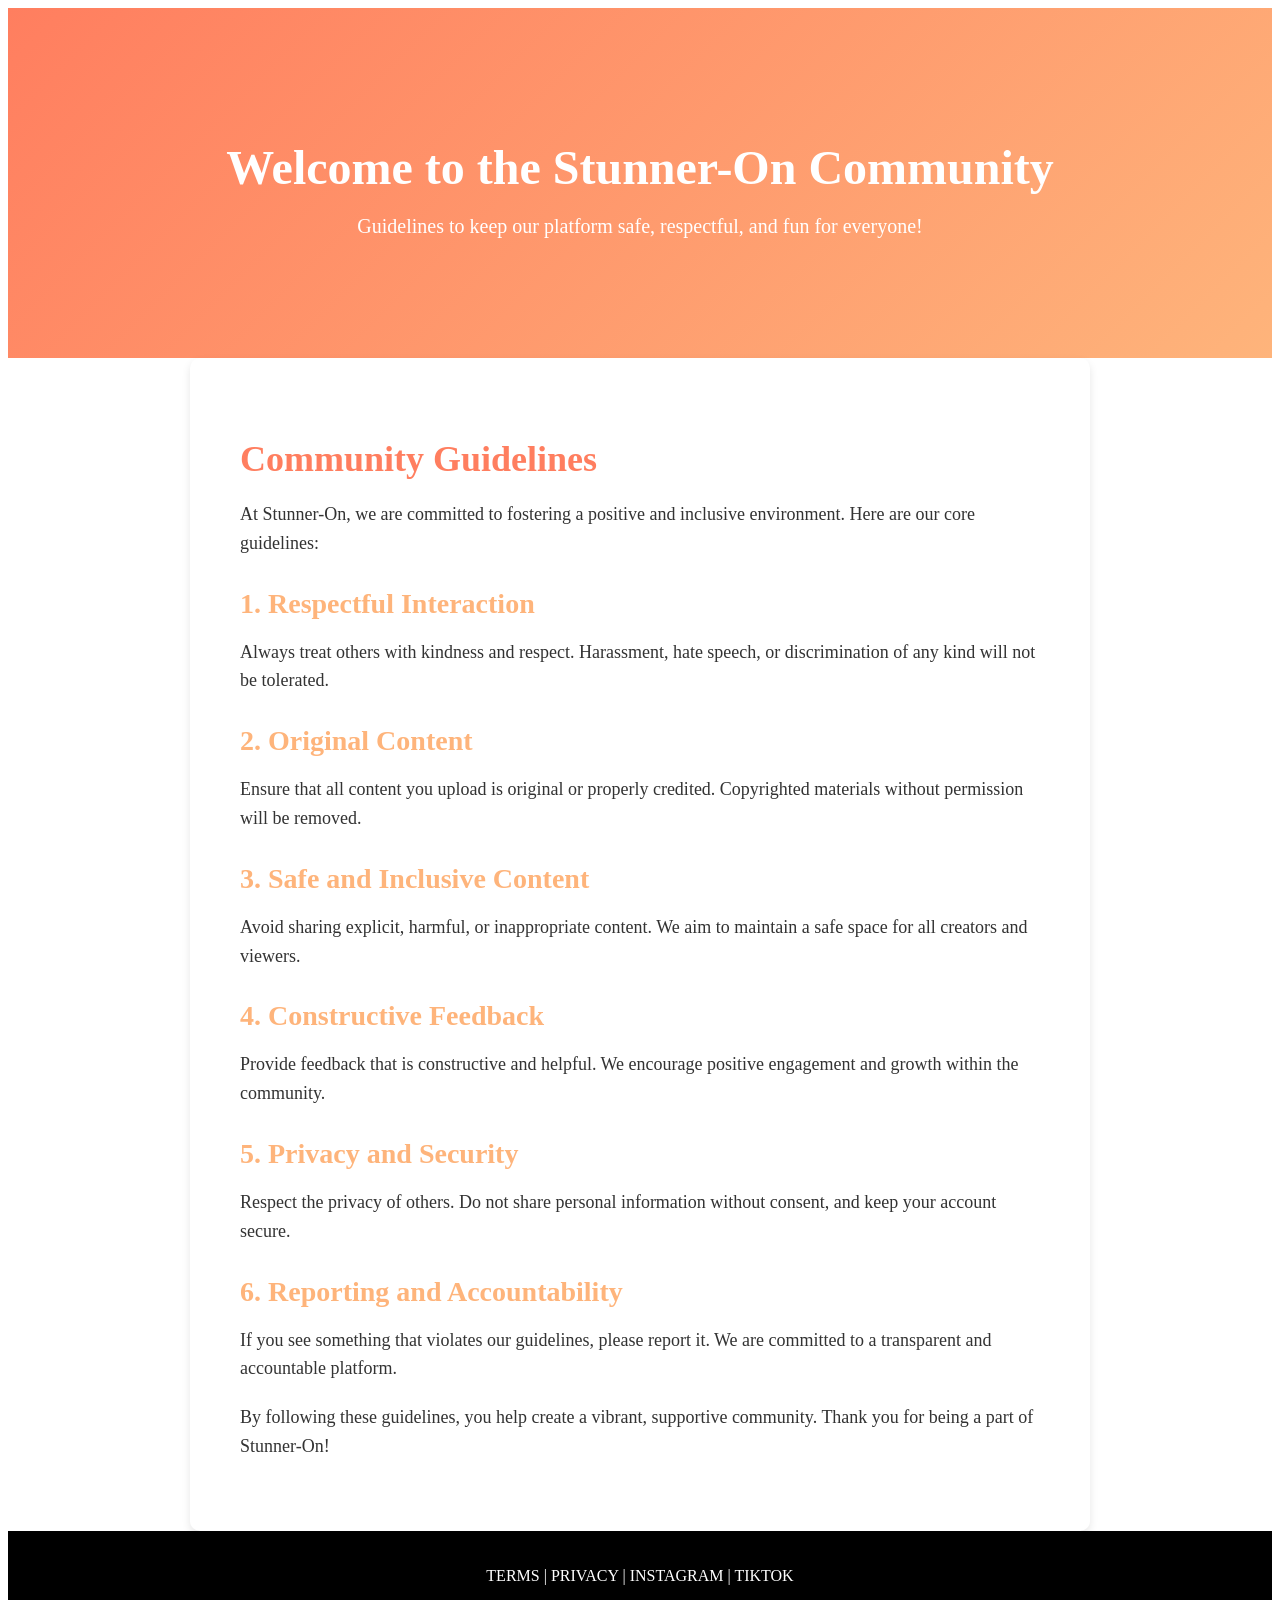
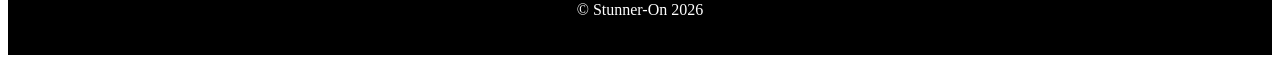
<file: index.html>
<!DOCTYPE html>
<html>
<head>
  <title>Community Guidelines | Stunner-On</title>
  <link rel="stylesheet" href="style.css">
</head>

<body>

  <div class="hero-community">
    <h1>Welcome to the Stunner-On Community</h1>
    <p>Guidelines to keep our platform safe, respectful, and fun for everyone!</p>
  </div>

  <div class="content-community">
    <h2>Community Guidelines</h2>
    <p>At Stunner-On, we are committed to fostering a positive and inclusive environment. Here are our core guidelines:</p>

    <h3>1. Respectful Interaction</h3>
    <p>Always treat others with kindness and respect. Harassment, hate speech, or discrimination of any kind will not be tolerated.</p>

    <h3>2. Original Content</h3>
    <p>Ensure that all content you upload is original or properly credited. Copyrighted materials without permission will be removed.</p>

    <h3>3. Safe and Inclusive Content</h3>
    <p>Avoid sharing explicit, harmful, or inappropriate content. We aim to maintain a safe space for all creators and viewers.</p>

    <h3>4. Constructive Feedback</h3>
    <p>Provide feedback that is constructive and helpful. We encourage positive engagement and growth within the community.</p>

    <h3>5. Privacy and Security</h3>
    <p>Respect the privacy of others. Do not share personal information without consent, and keep your account secure.</p>

    <h3>6. Reporting and Accountability</h3>
    <p>If you see something that violates our guidelines, please report it. We are committed to a transparent and accountable platform.</p>

    <p>By following these guidelines, you help create a vibrant, supportive community. Thank you for being a part of Stunner-On!</p>
  </div>

  <div class="footer">
    <p>TERMS | PRIVACY | INSTAGRAM | TIKTOK</p>
    <p>© Stunner-On 2026</p>
  </div>

</body>
</html>
</file>
<file: style.css>
/* Community page styles */
.hero-community {
  background: linear-gradient(135deg, #ff7e5f, #feb47b);
  color: white;
  padding: 100px 20px;
  text-align: center;
}

.hero-community h1 {
  font-size: 48px;
  margin-bottom: 20px;
}

.hero-community p {
  font-size: 20px;
  margin-top: 0;
}

.content-community {
  background: #ffffff;
  color: #333;
  padding: 50px;
  max-width: 800px;
  margin: auto;
  border-radius: 10px;
  box-shadow: 0 4px 8px rgba(0, 0, 0, 0.1);
}

.content-community h2 {
  font-size: 36px;
  color: #ff7e5f;
  margin-bottom: 20px;
}

.content-community h3 {
  font-size: 28px;
  color: #feb47b;
  margin-top: 30px;
  margin-bottom: 10px;
}

.content-community p {
  font-size: 18px;
  line-height: 1.6;
  margin-bottom: 20px;
}

.footer {
  padding: 20px;
  background: black;
  color: white;
  text-align: center;
}
</file>
